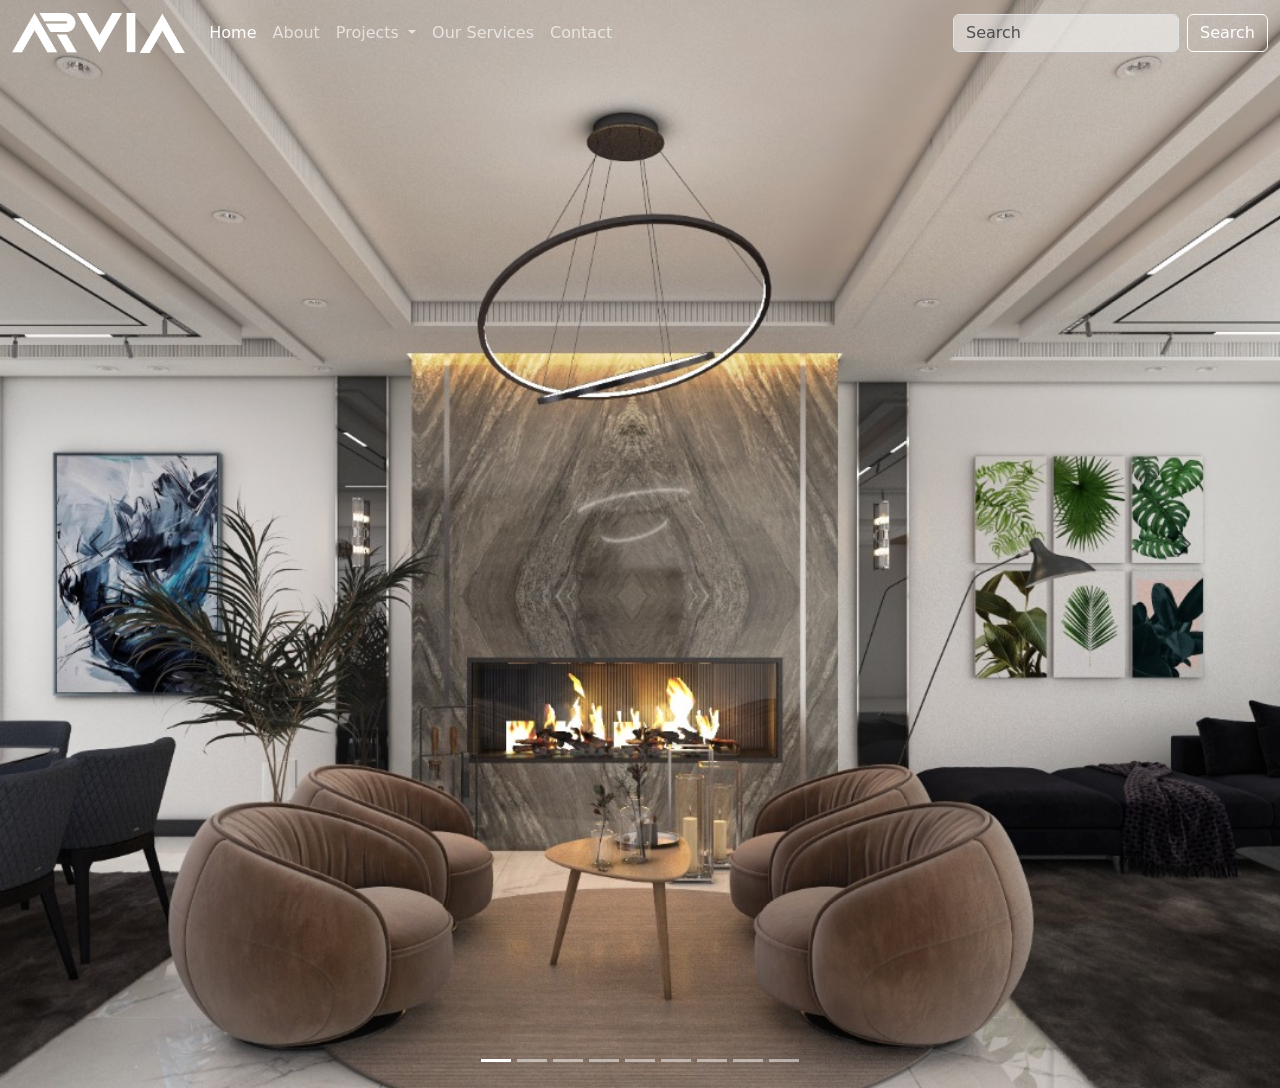
<file: index.html>
<!DOCTYPE html>
<html lang="en">
<head>
    <meta charset="UTF-8">
    <meta name="viewport" content="width=device-width, initial-scale=1.0">

    <title>Arvia</title>

    <!-- Bootstrap CSS -->
    <link href="https://cdn.jsdelivr.net/npm/bootstrap@5.3.3/dist/css/bootstrap.min.css" rel="stylesheet">

    <!-- Your CSS -->
    <link href="css/style.css" rel="stylesheet" type="text/css">
</head>

<body>

<section id="hero">

    <!-- Navbar -->
    <nav class="navbar navbar-expand-lg bg-body-tertiary">
        <div class="container-fluid">

            <a class="navbar-brand" href="#">
                <img src="images/ARVIA-Logo.png" alt="Logo" height="40">
            </a>

            <button class="navbar-toggler" type="button"
                data-bs-toggle="collapse"
                data-bs-target="#navbarScroll"
                aria-controls="navbarScroll"
                aria-expanded="false"
                aria-label="Toggle navigation">

                <span class="navbar-toggler-icon"></span>
            </button>

            <div class="collapse navbar-collapse" id="navbarScroll">

                <ul class="navbar-nav me-auto my-2 my-lg-0 navbar-nav-scroll"
                    style="--bs-scroll-height: 100px;">

                    <li class="nav-item">
                        <a class="nav-link active" aria-current="page" href="#index.html">
                            Home
                        </a>
                    </li>

                    <li class="nav-item">
                        <a class="nav-link" href="about.html">
                            About
                        </a>
                    </li>

                    <li class="nav-item dropdown">
                        <a class="nav-link dropdown-toggle"
                           href="#"
                           role="button"
                           data-bs-toggle="dropdown"
                           aria-expanded="false">

                            Projects
                        </a>

                        <ul class="dropdown-menu">
                            <li>
                                <a class="dropdown-item" href="kitchen.html">
                                    Kitchen
                                </a>
                            </li>

                            <li>
                                <a class="dropdown-item" href="closet.html">
                                    Closet
                                </a>
                            </li>

                            <li>
                                <hr class="dropdown-divider">
                            </li>

                            <li>
                                <a class="dropdown-item" href="#">
                                    a
                                </a>
                            </li>
                        </ul>
                    </li>

                    <li class="nav-item">
                        <a class="nav-link" href="services.html">
                            Our Services
                        </a>
                    </li>

                     <li class="nav-item">
                        <a class="nav-link" href="contact.html">
                            Contact
                        </a>
                    </li>

                </ul>

                <form class="d-flex" role="search">
                    <input class="form-control me-2"
                           type="search"
                           placeholder="Search"
                           aria-label="Search">

                    <button class="btn btn-outline-success" type="submit">
                        Search
                    </button>
                </form>

            </div>
        </div>
    </nav>

    <!-- Carousel -->
    <div id="carouselExampleDark" class="carousel carousel-dark slide" data-bs-ride="carousel">

        <!-- Indicators -->
        <div class="carousel-indicators">

            <button type="button"
                data-bs-target="#carouselExampleDark"
                data-bs-slide-to="0"
                class="active"
                aria-current="true"
                aria-label="Slide 1">
            </button>

            <button type="button"
                data-bs-target="#carouselExampleDark"
                data-bs-slide-to="1"
                aria-label="Slide 2">
            </button>

            <button type="button"
                data-bs-target="#carouselExampleDark"
                data-bs-slide-to="2"
                aria-label="Slide 3">
            </button>

            <button type="button"
                data-bs-target="#carouselExampleDark"
                data-bs-slide-to="3"
                aria-label="Slide 4">
            </button>

            <button type="button"
                data-bs-target="#carouselExampleDark"
                data-bs-slide-to="4"
                aria-label="Slide 5">
            </button>

            <button type="button"
                data-bs-target="#carouselExampleDark"
                data-bs-slide-to="5"
                aria-label="Slide 6">
            </button>

            <button type="button"
                data-bs-target="#carouselExampleDark"
                data-bs-slide-to="6"
                aria-label="Slide 7">
            </button>

            <button type="button"
                data-bs-target="#carouselExampleDark"
                data-bs-slide-to="7"
                aria-label="Slide 8">
            </button>

            <button type="button"
                data-bs-target="#carouselExampleDark"
                data-bs-slide-to="8"
                aria-label="Slide 9">
            </button>

        </div>

        <!-- Slides -->
        <div class="carousel-inner">

            <!-- Slide 1 -->
            <div class="carousel-item active" data-bs-interval="3000">
                <img src="images/chosen-1.jpeg" class="d-block w-100" alt="Slide 1">

            </div>

            <!-- Slide 2 -->
            <div class="carousel-item" data-bs-interval="3000">
                <img src="images/chosen-2.jpeg" class="d-block w-100" alt="Slide 2">

            </div>

            <!-- Slide 3 -->
            <div class="carousel-item" data-bs-interval="3000">
                <img src="images/chosen-3.png" class="d-block w-100" alt="Slide 3">

            </div>

            <!-- Slide 4 -->
            <div class="carousel-item" data-bs-interval="3000">
                <img src="images/chosen-4.jpeg" class="d-block w-100" alt="Slide 4">

            </div>

            <!-- Slide 5 -->
            <div class="carousel-item" data-bs-interval="3000">
                <img src="images/chosen-5.jpg" class="d-block w-100" alt="Slide 5">

            </div>

            <!-- Slide 6 -->
            <div class="carousel-item" data-bs-interval="3000">
                <img src="images/chosen-6.jpg" class="d-block w-100" alt="Slide 6">

            </div>

            <!-- Slide 7 -->
            <div class="carousel-item" data-bs-interval="3000">
                <img src="images/chosen-7.jpg" class="d-block w-100" alt="Slide 7">

            </div>

            <!-- Slide 8 -->
            <div class="carousel-item" data-bs-interval="3000">
                <img src="images/chosen-8.jpg" class="d-block w-100" alt="Slide 8">

            </div>

            <!-- Slide 9 -->
            <div class="carousel-item" data-bs-interval="3000">
                <img src="images/chosen-9.jpg" class="d-block w-100" alt="Slide 9">

            </div>

        </div>

        <!-- Previous Button -->
        <button class="carousel-control-prev"
            type="button"
            data-bs-target="#carouselExampleDark"
            data-bs-slide="prev">

            <span class="carousel-control-prev-icon" aria-hidden="true"></span>

            <span class="visually-hidden">
                Previous
            </span>
        </button>

        <!-- Next Button -->
        <button class="carousel-control-next"
            type="button"
            data-bs-target="#carouselExampleDark"
            data-bs-slide="next">

            <span class="carousel-control-next-icon" aria-hidden="true"></span>

            <span class="visually-hidden">
                Next
            </span>
        </button>

    </div>

</section>

<!-- Bootstrap JS -->
<script src="https://cdn.jsdelivr.net/npm/bootstrap@5.3.3/dist/js/bootstrap.bundle.min.js"></script>

</body>
</html>
</file>
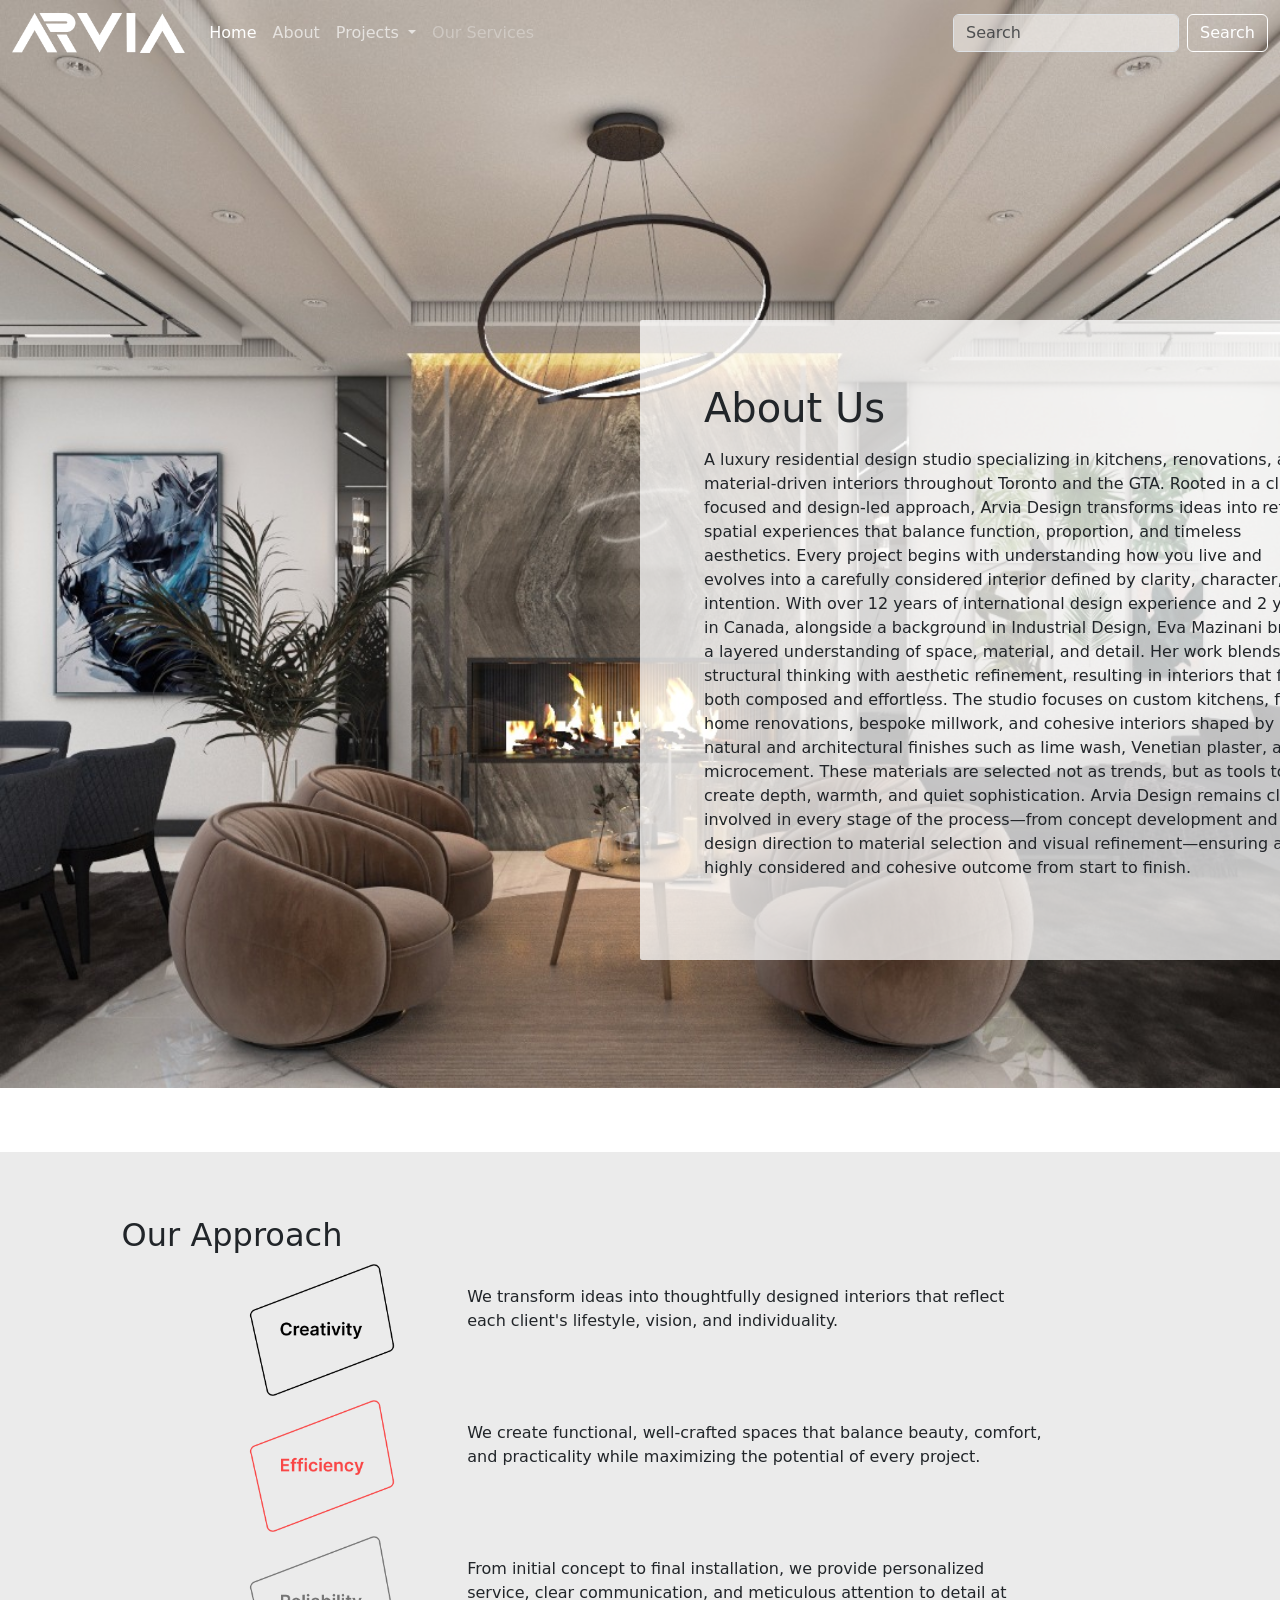
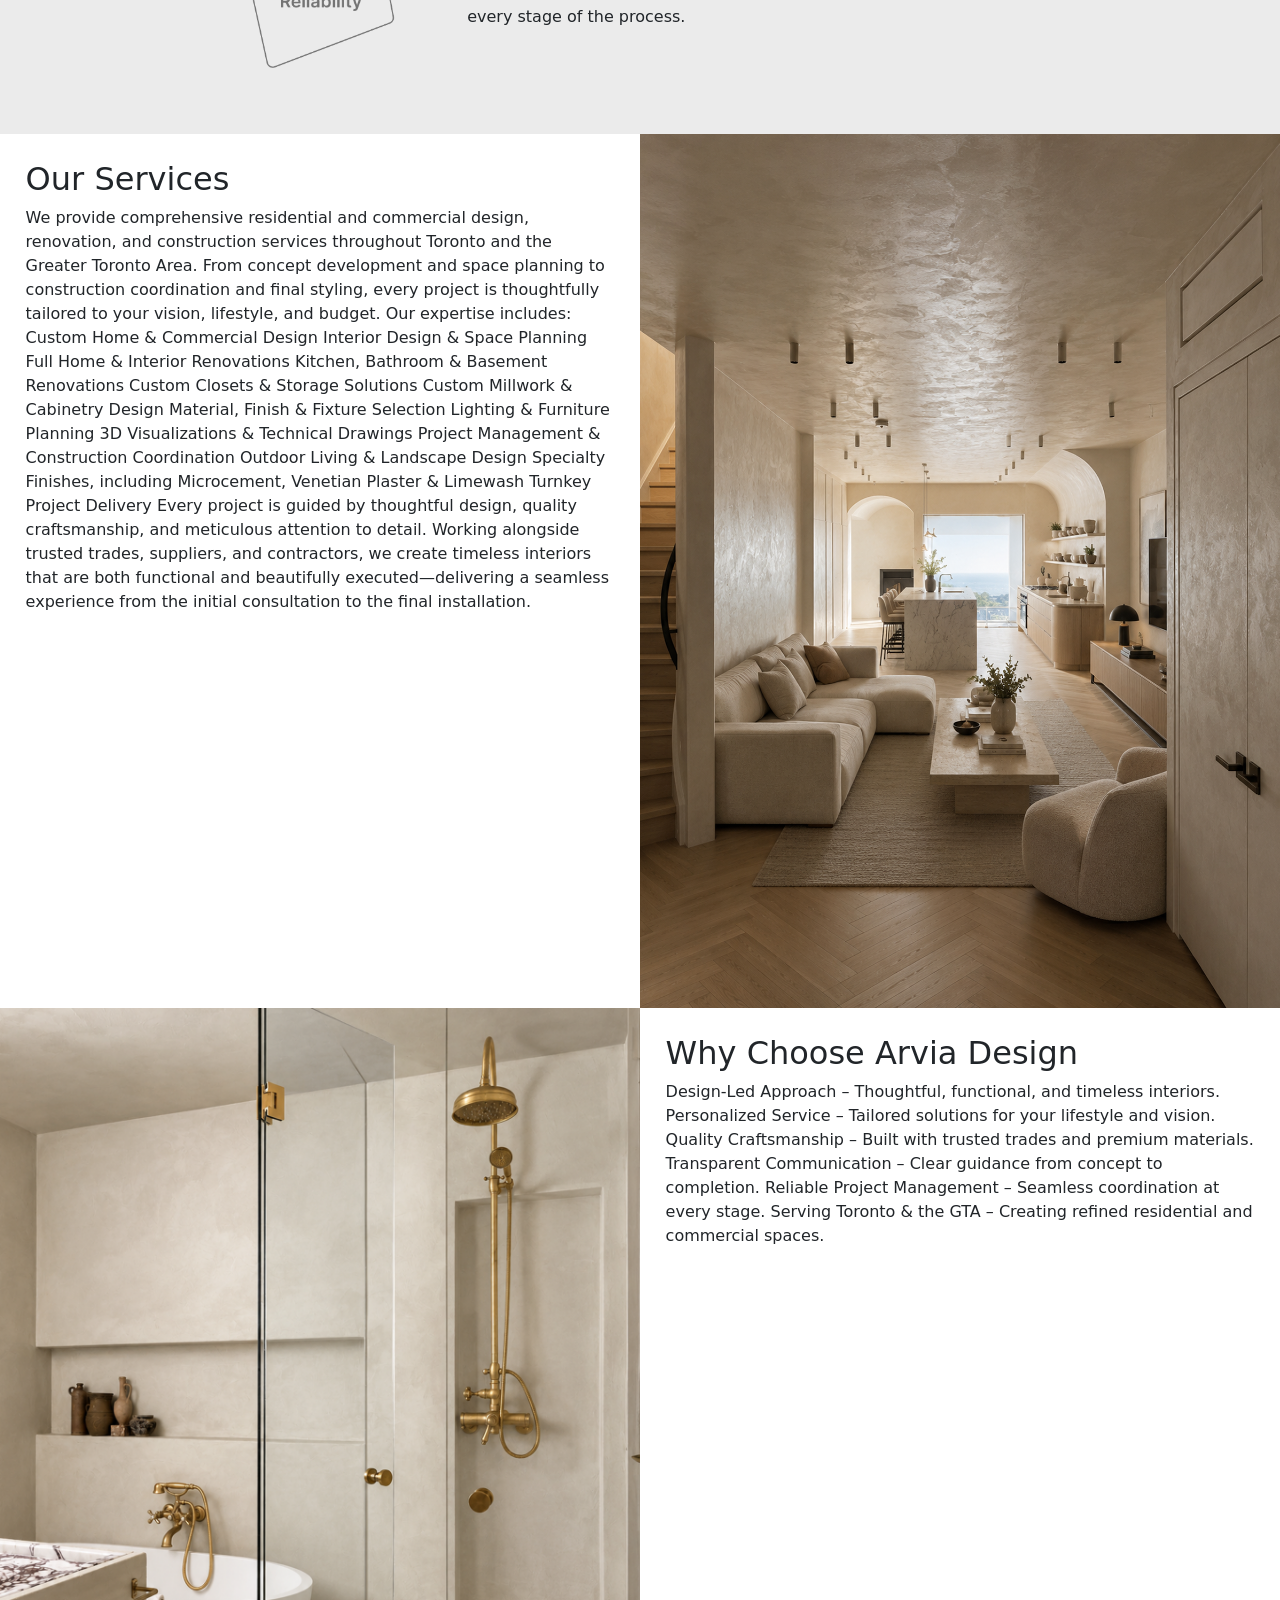
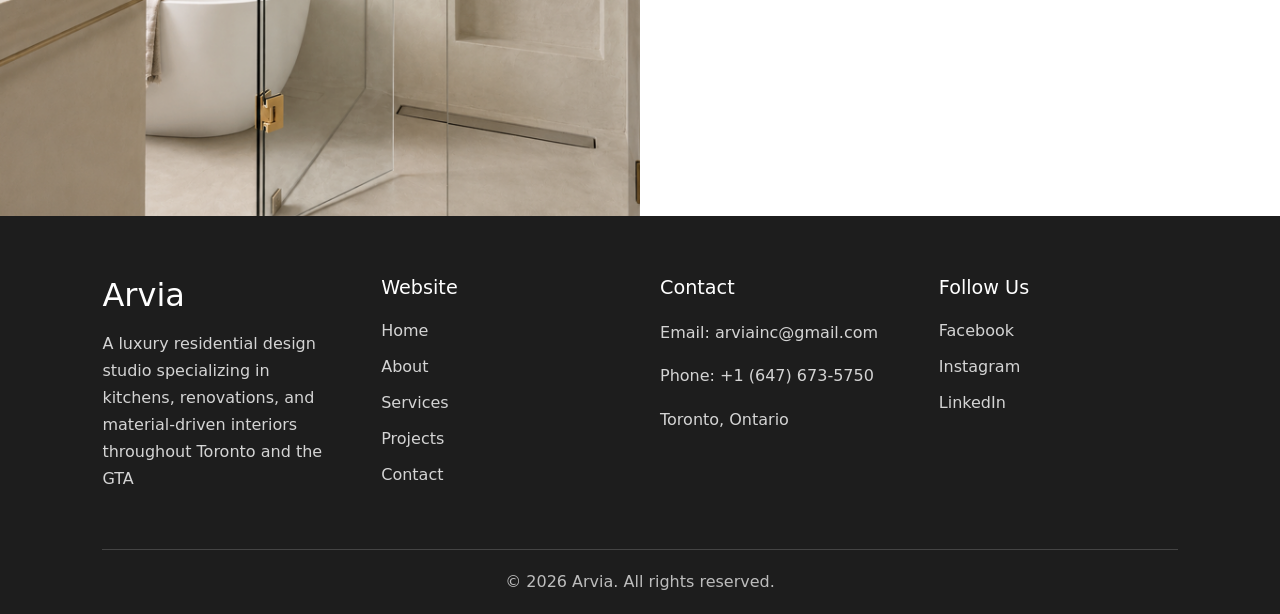
<file: about.html>
<!DOCTYPE html>
<html lang="en">
<head>
    <meta charset="UTF-8">
    <meta name="viewport" content="width=device-width, initial-scale=1.0">

    <title>Arvia</title>

    <!-- Bootstrap CSS -->
    <link href="https://cdn.jsdelivr.net/npm/bootstrap@5.3.3/dist/css/bootstrap.min.css" rel="stylesheet">

    <!-- Your CSS -->
    <link href="css/about-style.css" rel="stylesheet" type="text/css">
</head>

<body>

<section id="hero">

    <!-- Navbar -->
    <nav class="navbar navbar-expand-lg bg-body-tertiary">
        <div class="container-fluid">

            <a class="navbar-brand" href="#">
                <img src="images/ARVIA-Logo.png" alt="Logo" height="40">
            </a>

            <button class="navbar-toggler" type="button"
                data-bs-toggle="collapse"
                data-bs-target="#navbarScroll"
                aria-controls="navbarScroll"
                aria-expanded="false"
                aria-label="Toggle navigation">

                <span class="navbar-toggler-icon"></span>
            </button>

            <div class="collapse navbar-collapse" id="navbarScroll">

                <ul class="navbar-nav me-auto my-2 my-lg-0 navbar-nav-scroll"
                    style="--bs-scroll-height: 100px;">

                    <li class="nav-item">
                        <a class="nav-link active" aria-current="page" href="#">
                            Home
                        </a>
                    </li>

                    <li class="nav-item">
                        <a class="nav-link" href="#">
                            About
                        </a>
                    </li>

                    <li class="nav-item dropdown">
                        <a class="nav-link dropdown-toggle"
                           href="#"
                           role="button"
                           data-bs-toggle="dropdown"
                           aria-expanded="false">

                            Projects
                        </a>

                        <ul class="dropdown-menu">
                            <li>
                                <a class="dropdown-item" href="#">
                                    Action
                                </a>
                            </li>

                            <li>
                                <a class="dropdown-item" href="#">
                                    Another action
                                </a>
                            </li>

                            <li>
                                <hr class="dropdown-divider">
                            </li>

                            <li>
                                <a class="dropdown-item" href="#">
                                    Something else here
                                </a>
                            </li>
                        </ul>
                    </li>

                    <li class="nav-item">
                        <a class="nav-link disabled" aria-disabled="true">
                            Our Services
                        </a>
                    </li>

                </ul>

                <form class="d-flex" role="search">
                    <input class="form-control me-2"
                           type="search"
                           placeholder="Search"
                           aria-label="Search">

                    <button class="btn btn-outline-success" type="submit">
                        Search
                    </button>
                </form>

            </div>
        </div>
    </nav>

    <!-- Carousel -->
    <div id="carouselExampleDark" class="carousel carousel-dark slide">

        <!-- Indicators -->
        <div class="carousel-indicators">

        </div>

        <!-- Slides -->
        <div class="carousel-inner">

            <!-- Slide 1 -->
            <div class="carousel-item active" data-bs-interval="3000">
                <img src="images/chosen-1.jpeg" class="d-block w-100">
            </div>

            <div class="filter">
                <h1> About Us </h1>
                <P>
                <P>
                    A luxury residential design studio specializing in kitchens, renovations, and material-driven interiors throughout Toronto and the GTA.
                    Rooted in a client-focused and design-led approach, Arvia Design transforms ideas into refined spatial experiences that balance function, proportion, and timeless aesthetics. Every project begins with understanding how you live and evolves into a carefully considered interior defined by clarity, character, and intention.
                    With over 12 years of international design experience and 2 years in Canada, alongside a background in Industrial Design, Eva Mazinani brings a layered understanding of space, material, and detail. Her work blends structural thinking with aesthetic refinement, resulting in interiors that feel both composed and effortless.
                    The studio focuses on custom kitchens, full-home renovations, bespoke millwork, and cohesive interiors shaped by natural and architectural finishes such as lime wash, Venetian plaster, and microcement. These materials are selected not as trends, but as tools to create depth, warmth, and quiet sophistication.
                    Arvia Design remains closely involved in every stage of the process—from concept development and design direction to material selection and visual refinement—ensuring a highly considered and cohesive outcome from start to finish.
                </P>
            </div>

        </div>
        <div class="approach-div">
            <h2> Our Approach </h2>
            <div class="appr">
                <img src="images/creativity.png" class="appr-img" />
                <p>
                    We transform ideas into thoughtfully designed interiors that reflect each client's lifestyle, vision, and individuality.
                </p>
            </div>
            <div class="appr">
                <img src="images/efficiency.png" class="appr-img" />
                <p>
                    We create functional, well-crafted spaces that balance beauty, comfort, and practicality while maximizing the potential of every project.
                </p>
            </div>
            <div class="appr">
                <img src="images/reliability.png" class="appr-img" />
                <p>
                    From initial concept to final installation, we provide personalized service, clear communication, and meticulous attention to detail at every stage of the process.
                </p>
            </div>
        </div>
         <div class="aboutBody-div">
            <div class="div-text">
                <h2> Our Services </h2>
                <p>
                    We provide comprehensive residential and commercial design, renovation, and construction services throughout Toronto and the Greater Toronto Area. From concept development and space planning to construction coordination and final styling, every project is thoughtfully tailored to your vision, lifestyle, and budget.
                    Our expertise includes:
                    Custom Home & Commercial Design
                    Interior Design & Space Planning
                    Full Home & Interior Renovations
                    Kitchen, Bathroom & Basement Renovations
                    Custom Closets & Storage Solutions
                    Custom Millwork & Cabinetry Design
                    Material, Finish & Fixture Selection
                    Lighting & Furniture Planning
                    3D Visualizations & Technical Drawings
                    Project Management & Construction Coordination
                    Outdoor Living & Landscape Design
                    Specialty Finishes, including Microcement, Venetian Plaster & Limewash
                    Turnkey Project Delivery
                    Every project is guided by thoughtful design, quality craftsmanship, and meticulous attention to detail. Working alongside trusted trades, suppliers, and contractors, we create timeless interiors that are both functional and beautifully executed—delivering a seamless experience from the initial consultation to the final installation.
                </p>
            </div>
            <img src="images/service.png" />
        </div>
            <div>
            <div class="aboutBody-div">
            <img src="images/design.png" />
            <div class="div-text">
                    <h2> Why Choose Arvia Design </h2>
                    <p>
                        Design-Led Approach – Thoughtful, functional, and timeless interiors.
                        Personalized Service – Tailored solutions for your lifestyle and vision.
                        Quality Craftsmanship – Built with trusted trades and premium materials.
                        Transparent Communication – Clear guidance from concept to completion.
                        Reliable Project Management – Seamless coordination at every stage.
                        Serving Toronto & the GTA – Creating refined residential and commercial spaces.
                    </p>
                </div>
            </div>
        </div>
    </div>

</section>

<footer class="footer">
    <div class="footer-container">

        <!-- Logo -->
        <div class="footer-section">
            <h2 class="footer-logo">Arvia</h2>
            <p>
                A luxury residential design studio specializing in kitchens, renovations, and material-driven interiors throughout Toronto and the GTA
            </p>
        </div>

        <!-- Website Links -->
        <div class="footer-section">
            <h3>Website</h3>

            <ul>
                <li><a href="#">Home</a></li>
                <li><a href="#">About</a></li>
                <li><a href="#">Services</a></li>
                <li><a href="#">Projects</a></li>
                <li><a href="#">Contact</a></li>
            </ul>
        </div>

        <!-- Contact -->
        <div class="footer-section">
            <h3>Contact</h3>

            <p>Email: arviainc@gmail.com</p>
            <p>Phone: +1 (647) 673-5750</p>
            <p>Toronto, Ontario</p>
        </div>

        <!-- Social -->
        <div class="footer-section">
            <h3>Follow Us</h3>

            <div class="social-links">
                <a href="#">Facebook</a>
                <a href="#">Instagram</a>
                <a href="#">LinkedIn</a>
            </div>
        </div>

    </div>

    <div class="footer-bottom">
        © 2026 Arvia. All rights reserved.
    </div>
</footer>

<!-- Bootstrap JS -->
<script src="https://cdn.jsdelivr.net/npm/bootstrap@5.3.3/dist/js/bootstrap.bundle.min.js"></script>

</body>
</html>
</file>
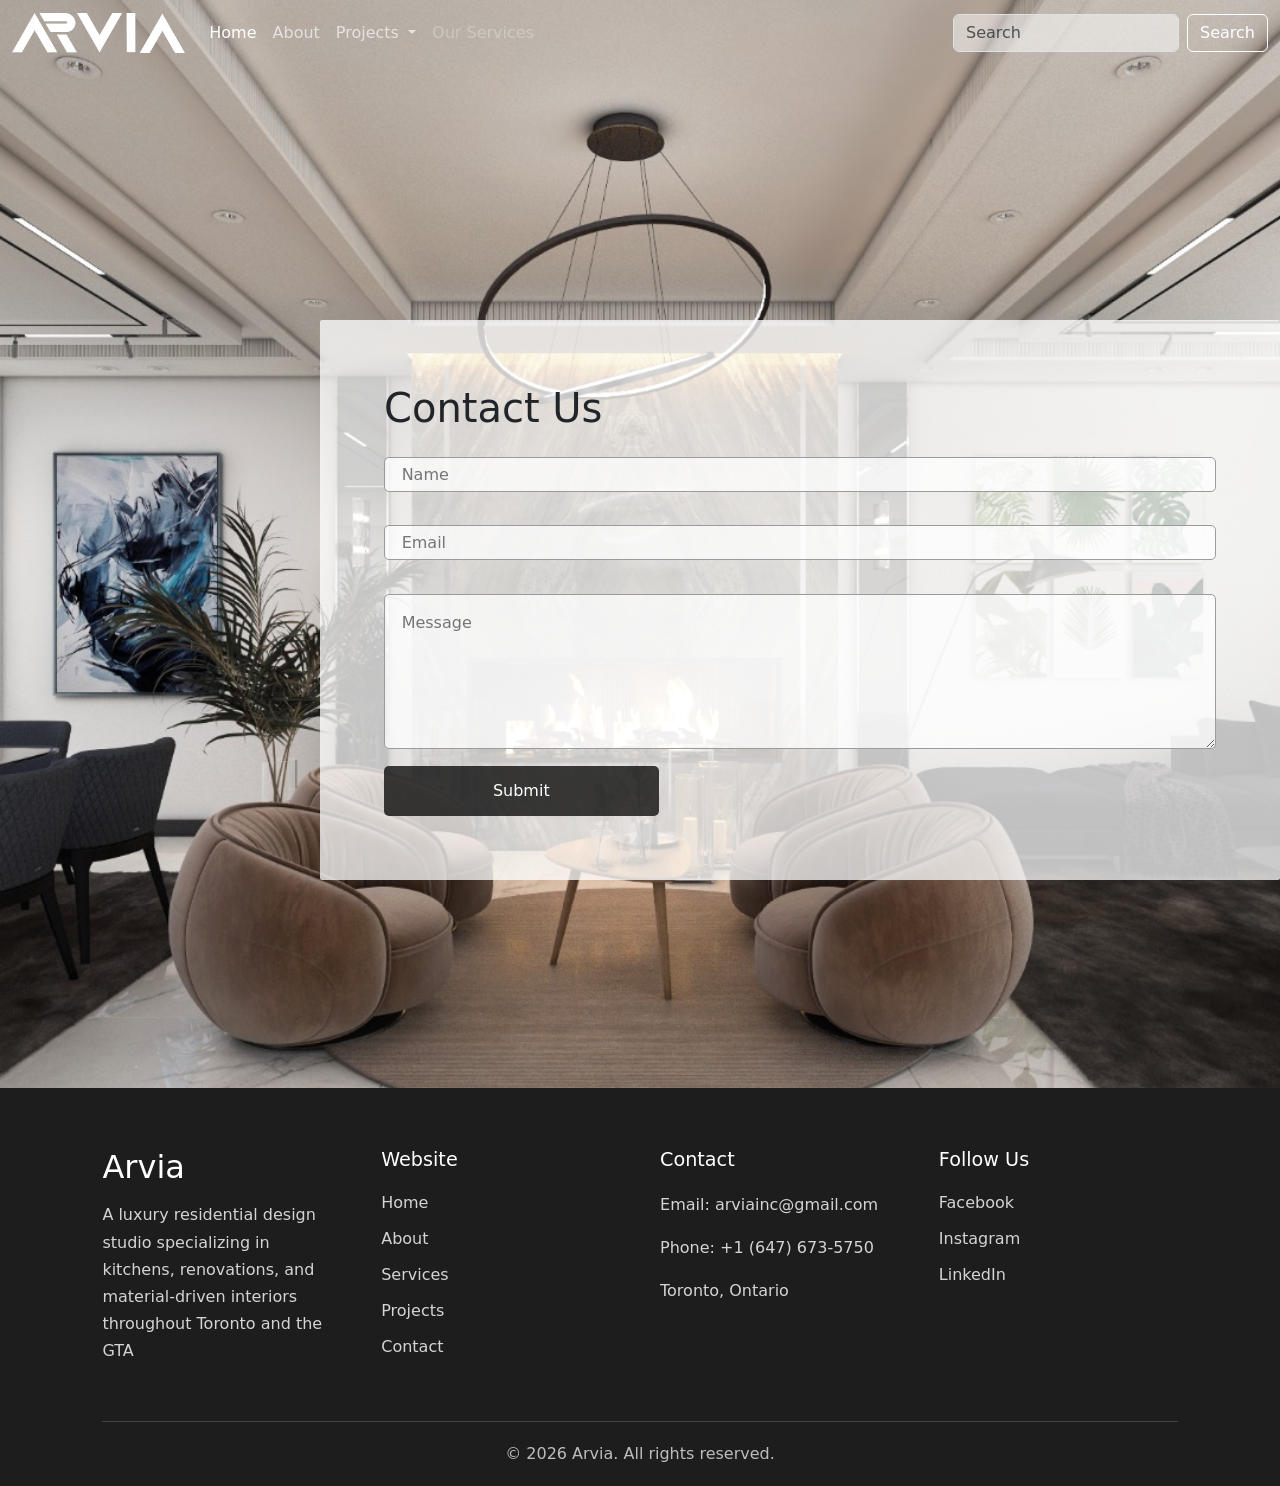
<file: contact.html>
<!DOCTYPE html>
<html lang="en">
<head>
    <meta charset="UTF-8">
    <meta name="viewport" content="width=device-width, initial-scale=1.0">

    <title>Arvia</title>

    <!-- Bootstrap CSS -->
    <link href="https://cdn.jsdelivr.net/npm/bootstrap@5.3.3/dist/css/bootstrap.min.css" rel="stylesheet">

    <!-- Your CSS -->
    <link href="css/contact-style.css" rel="stylesheet" type="text/css">
</head>

<body>

<section id="hero">

    <!-- Navbar -->
    <nav class="navbar navbar-expand-lg bg-body-tertiary">
        <div class="container-fluid">

            <a class="navbar-brand" href="#">
                <img src="images/ARVIA-Logo.png" alt="Logo" height="40">
            </a>

            <button class="navbar-toggler" type="button"
                data-bs-toggle="collapse"
                data-bs-target="#navbarScroll"
                aria-controls="navbarScroll"
                aria-expanded="false"
                aria-label="Toggle navigation">

                <span class="navbar-toggler-icon"></span>
            </button>

            <div class="collapse navbar-collapse" id="navbarScroll">

                <ul class="navbar-nav me-auto my-2 my-lg-0 navbar-nav-scroll"
                    style="--bs-scroll-height: 100px;">

                    <li class="nav-item">
                        <a class="nav-link active" aria-current="page" href="#">
                            Home
                        </a>
                    </li>

                    <li class="nav-item">
                        <a class="nav-link" href="#">
                            About
                        </a>
                    </li>

                    <li class="nav-item dropdown">
                        <a class="nav-link dropdown-toggle"
                           href="#"
                           role="button"
                           data-bs-toggle="dropdown"
                           aria-expanded="false">

                            Projects
                        </a>

                        <ul class="dropdown-menu">
                            <li>
                                <a class="dropdown-item" href="#">
                                    Action
                                </a>
                            </li>

                            <li>
                                <a class="dropdown-item" href="#">
                                    Another action
                                </a>
                            </li>

                            <li>
                                <hr class="dropdown-divider">
                            </li>

                            <li>
                                <a class="dropdown-item" href="#">
                                    Something else here
                                </a>
                            </li>
                        </ul>
                    </li>

                    <li class="nav-item">
                        <a class="nav-link disabled" aria-disabled="true">
                            Our Services
                        </a>
                    </li>

                </ul>

                <form class="d-flex" role="search">
                    <input class="form-control me-2"
                           type="search"
                           placeholder="Search"
                           aria-label="Search">

                    <button class="btn btn-outline-success" type="submit">
                        Search
                    </button>
                </form>

            </div>
        </div>
    </nav>

    <!-- Carousel -->
    <div id="carouselExampleDark" class="carousel carousel-dark slide">

        <!-- Indicators -->
        <div class="carousel-indicators">

        </div>

        <!-- Slides -->
        <div class="carousel-inner">

            <!-- Slide 1 -->
            <div class="carousel-item active" data-bs-interval="3000">
                <img src="images/chosen-1.jpeg" class="d-block w-100" alt="Slide 1">
            </div>

            <div class="filter">
                <h1> Contact Us </h1>
                <form action="#" method="post" id="form-contact">
                    <input type="text" id="name" class="fill" name="name" required placeholder="Name">
                    <input type="email" id="email" class="fill" name="email" required placeholder="Email">
                    <textarea id="message" class="fill" name="message" rows="5" required placeholder="Message"></textarea>
                    <button id="submit" type="submit">Submit</button>
                </form>
            </div>

        </div>

    </div>

</section>

<footer class="footer">
    <div class="footer-container">

        <!-- Logo -->
        <div class="footer-section">
            <h2 class="footer-logo">Arvia</h2>
            <p>
                A luxury residential design studio specializing in kitchens, renovations, and material-driven interiors throughout Toronto and the GTA
            </p>
        </div>

        <!-- Website Links -->
        <div class="footer-section">
            <h3>Website</h3>

            <ul>
                <li><a href="#">Home</a></li>
                <li><a href="#">About</a></li>
                <li><a href="#">Services</a></li>
                <li><a href="#">Projects</a></li>
                <li><a href="#">Contact</a></li>
            </ul>
        </div>

        <!-- Contact -->
        <div class="footer-section">
            <h3>Contact</h3>

            <p>Email: arviainc@gmail.com</p>
            <p>Phone: +1 (647) 673-5750</p>
            <p>Toronto, Ontario</p>
        </div>

        <!-- Social -->
        <div class="footer-section">
            <h3>Follow Us</h3>

            <div class="social-links">
                <a href="#">Facebook</a>
                <a href="#">Instagram</a>
                <a href="#">LinkedIn</a>
            </div>
        </div>

    </div>

    <div class="footer-bottom">
        © 2026 Arvia. All rights reserved.
    </div>
</footer>

<!-- Bootstrap JS -->
<script src="https://cdn.jsdelivr.net/npm/bootstrap@5.3.3/dist/js/bootstrap.bundle.min.js"></script>

</body>
</html>
</file>
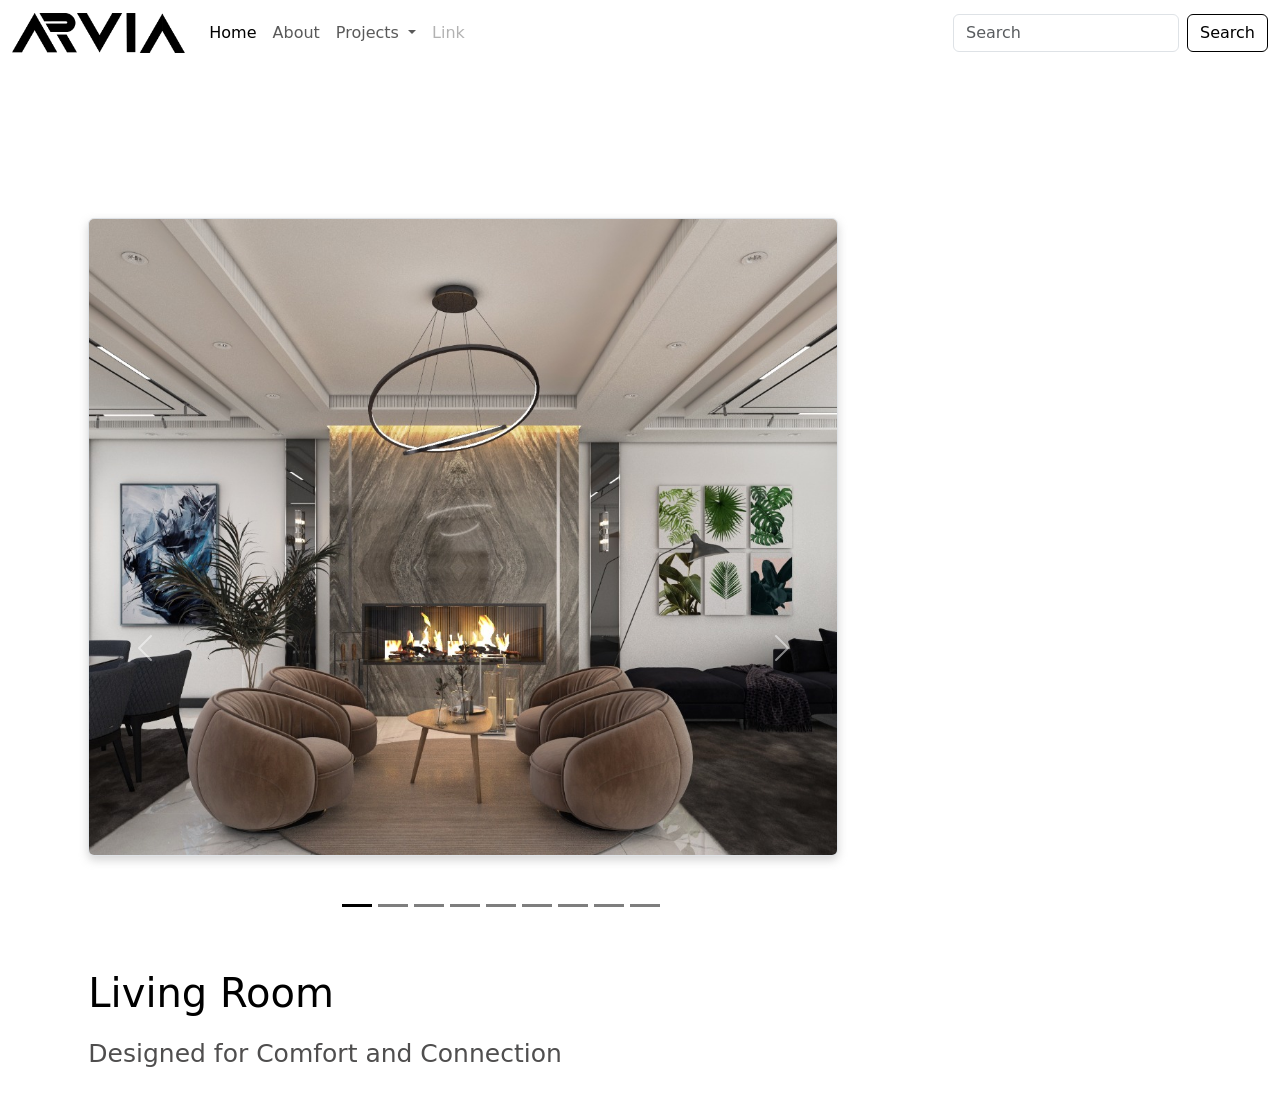
<file: Livingroom.html>
<!DOCTYPE html>
<html lang="en">
<head>
    <meta charset="UTF-8">
    <meta name="viewport" content="width=device-width, initial-scale=1.0">

    <title>Arvia</title>

    <!-- Bootstrap CSS -->
    <link href="https://cdn.jsdelivr.net/npm/bootstrap@5.3.3/dist/css/bootstrap.min.css" rel="stylesheet">

    <!-- Your CSS -->
    <link href="css/style-projects.css" rel="stylesheet" type="text/css">
</head>

<body>

<section id="hero">

    <!-- Navbar -->
    <nav class="navbar navbar-expand-lg bg-body-tertiary">
        <div class="container-fluid">

            <a class="navbar-brand" href="#">
                <img src="images/ArviaBlack-Logo.png" alt="Logo" height="40">
            </a>

            <button class="navbar-toggler" type="button"
                data-bs-toggle="collapse"
                data-bs-target="#navbarScroll"
                aria-controls="navbarScroll"
                aria-expanded="false"
                aria-label="Toggle navigation">

                <span class="navbar-toggler-icon"></span>
            </button>

            <div class="collapse navbar-collapse" id="navbarScroll">

                <ul class="navbar-nav me-auto my-2 my-lg-0 navbar-nav-scroll"
                    style="--bs-scroll-height: 100px;">

                    <li class="nav-item">
                        <a class="nav-link active" aria-current="page" href="#">
                            Home
                        </a>
                    </li>

                    <li class="nav-item">
                        <a class="nav-link" href="#">
                            About
                        </a>
                    </li>

                    <li class="nav-item dropdown">
                        <a class="nav-link dropdown-toggle"
                           href="#"
                           role="button"
                           data-bs-toggle="dropdown"
                           aria-expanded="false">

                            Projects
                        </a>

                        <ul class="dropdown-menu">
                            <li>
                                <a class="dropdown-item" href="#">
                                    Action
                                </a>
                            </li>

                            <li>
                                <a class="dropdown-item" href="#">
                                    Another action
                                </a>
                            </li>

                            <li>
                                <hr class="dropdown-divider">
                            </li>

                            <li>
                                <a class="dropdown-item" href="#">
                                    Something else here
                                </a>
                            </li>
                        </ul>
                    </li>

                    <li class="nav-item">
                        <a class="nav-link disabled" aria-disabled="true">
                            Link
                        </a>
                    </li>

                </ul>

                <form class="d-flex" role="search">
                    <input class="form-control me-2"
                           type="search"
                           placeholder="Search"
                           aria-label="Search">

                    <button class="btn btn-outline-success" type="submit">
                        Search
                    </button>
                </form>

            </div>
        </div>
    </nav>

<div id="projects-show" class="projects">

  <div class="container-show">

    <div class="img-box projectPhoto-box">
                <!-- Previous Button -->
        <button class="carousel-control-prev"
            type="button"
            data-bs-target="#carouselExampleDark"
            data-bs-slide="prev">

            <span class="carousel-control-prev-icon" aria-hidden="true"></span>

            <span class="visually-hidden">
                Previous
            </span>
        </button>

      <img src="images/chosen-1.jpeg" class="img-thumbnail" alt="...">

        <!-- Next Button -->
        <button class="carousel-control-next"
            type="button"
            data-bs-target="#carouselExampleDark"
            data-bs-slide="next">

            <span class="carousel-control-next-icon" aria-hidden="true"></span>

            <span class="visually-hidden">
                Next
            </span>
        </button>
              <!-- Indicators -->
        <div class="carousel-indicators">

            <button type="button"
                data-bs-target="#carouselExampleDark"
                data-bs-slide-to="0"
                class="active"
                aria-current="true"
                aria-label="Slide 1">
            </button>

            <button type="button"
                data-bs-target="#carouselExampleDark"
                data-bs-slide-to="1"
                aria-label="Slide 2">
            </button>

            <button type="button"
                data-bs-target="#carouselExampleDark"
                data-bs-slide-to="2"
                aria-label="Slide 3">
            </button>

            <button type="button"
                data-bs-target="#carouselExampleDark"
                data-bs-slide-to="3"
                aria-label="Slide 4">
            </button>

            <button type="button"
                data-bs-target="#carouselExampleDark"
                data-bs-slide-to="4"
                aria-label="Slide 5">
            </button>

            <button type="button"
                data-bs-target="#carouselExampleDark"
                data-bs-slide-to="5"
                aria-label="Slide 6">
            </button>

            <button type="button"
                data-bs-target="#carouselExampleDark"
                data-bs-slide-to="6"
                aria-label="Slide 7">
            </button>

            <button type="button"
                data-bs-target="#carouselExampleDark"
                data-bs-slide-to="7"
                aria-label="Slide 8">
            </button>

            <button type="button"
                data-bs-target="#carouselExampleDark"
                data-bs-slide-to="8"
                aria-label="Slide 9">
            </button>
        </div>
        
      <div class="text">
        <h3 class="title-Card" > Living Room </h3>
        <h5 class="subtitle-Card"> Designed for Comfort and Connection  </h5>
      </div> 
    </div>

  </div>

</div>

</section>

<!-- Bootstrap JS -->
<script src="https://cdn.jsdelivr.net/npm/bootstrap@5.3.3/dist/js/bootstrap.bundle.min.js"></script>

</body>
</html>
</file>
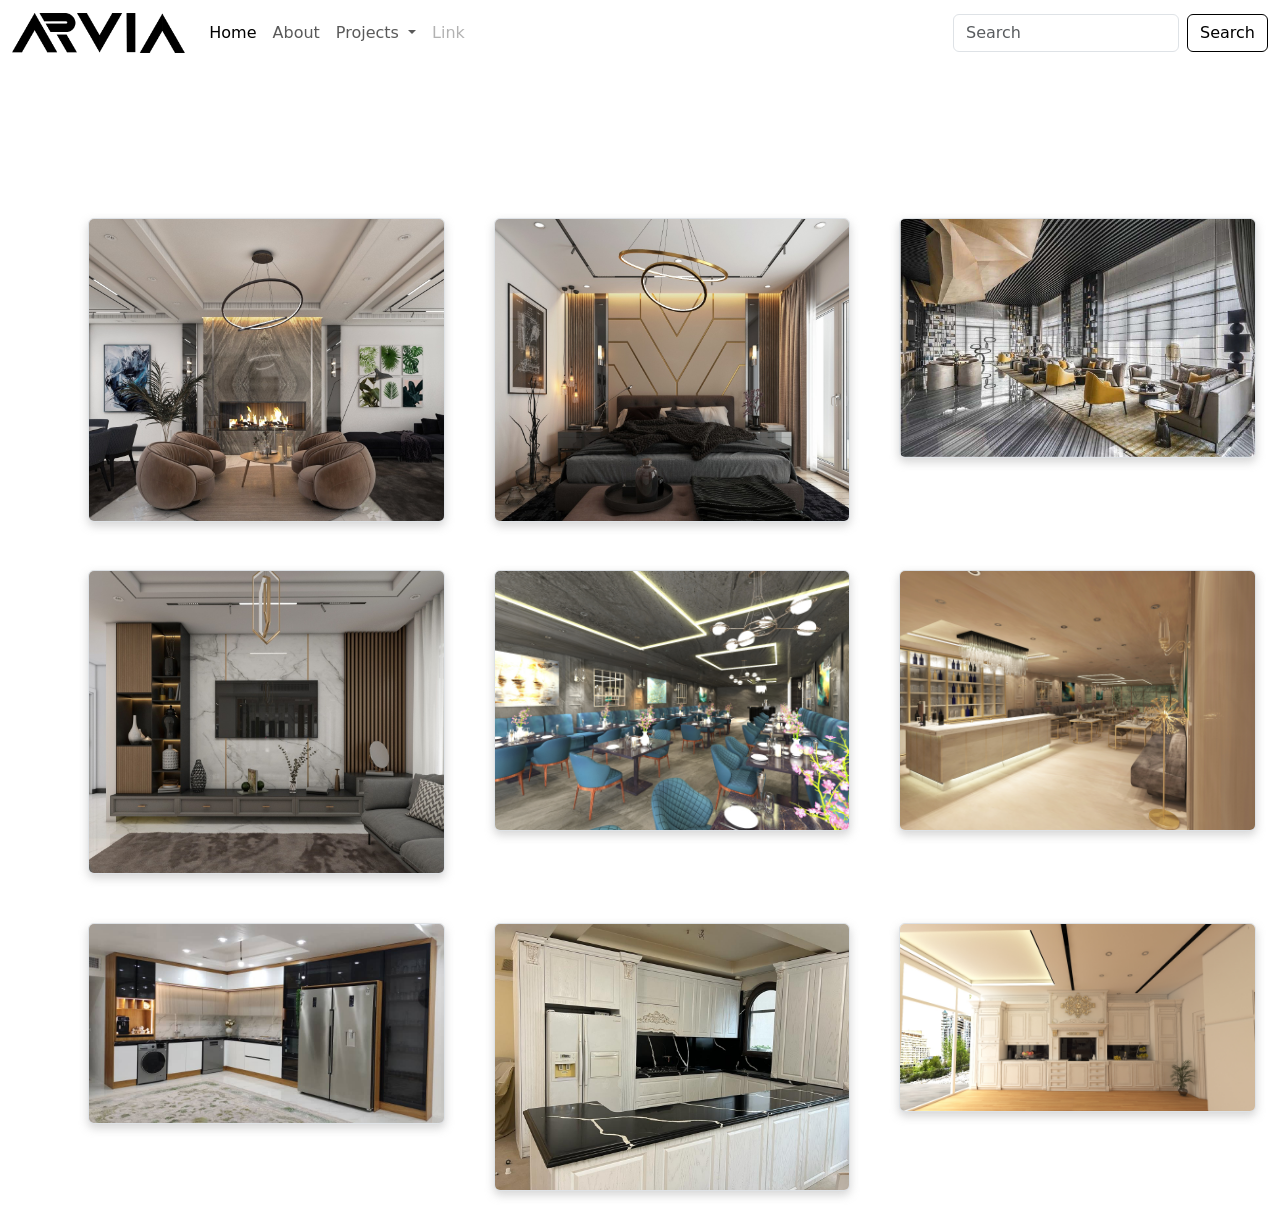
<file: projects.html>
<!DOCTYPE html>
<html lang="en">
<head>
    <meta charset="UTF-8">
    <meta name="viewport" content="width=device-width, initial-scale=1.0">

    <title>Arvia</title>

    <!-- Bootstrap CSS -->
    <link href="https://cdn.jsdelivr.net/npm/bootstrap@5.3.3/dist/css/bootstrap.min.css" rel="stylesheet">

    <!-- Your CSS -->
    <link href="css/style-projects.css" rel="stylesheet" type="text/css">
</head>

<body>

<section id="hero">

    <!-- Navbar -->
    <nav class="navbar navbar-expand-lg bg-body-tertiary">
        <div class="container-fluid">

            <a class="navbar-brand" href="#">
                <img src="images/ArviaBlack-Logo.png" alt="Logo" height="40">
            </a>

            <button class="navbar-toggler" type="button"
                data-bs-toggle="collapse"
                data-bs-target="#navbarScroll"
                aria-controls="navbarScroll"
                aria-expanded="false"
                aria-label="Toggle navigation">

                <span class="navbar-toggler-icon"></span>
            </button>

            <div class="collapse navbar-collapse" id="navbarScroll">

                <ul class="navbar-nav me-auto my-2 my-lg-0 navbar-nav-scroll"
                    style="--bs-scroll-height: 100px;">

                    <li class="nav-item">
                        <a class="nav-link active" aria-current="page" href="#">
                            Home
                        </a>
                    </li>

                    <li class="nav-item">
                        <a class="nav-link" href="#">
                            About
                        </a>
                    </li>

                    <li class="nav-item dropdown">
                        <a class="nav-link dropdown-toggle"
                           href="#"
                           role="button"
                           data-bs-toggle="dropdown"
                           aria-expanded="false">

                            Projects
                        </a>

                        <ul class="dropdown-menu">
                            <li>
                                <a class="dropdown-item" href="#">
                                    Action
                                </a>
                            </li>

                            <li>
                                <a class="dropdown-item" href="#">
                                    Another action
                                </a>
                            </li>

                            <li>
                                <hr class="dropdown-divider">
                            </li>

                            <li>
                                <a class="dropdown-item" href="#">
                                    Something else here
                                </a>
                            </li>
                        </ul>
                    </li>

                    <li class="nav-item">
                        <a class="nav-link disabled" aria-disabled="true">
                            Link
                        </a>
                    </li>

                </ul>

                <form class="d-flex" role="search">
                    <input class="form-control me-2"
                           type="search"
                           placeholder="Search"
                           aria-label="Search">

                    <button class="btn btn-outline-success" type="submit">
                        Search
                    </button>
                </form>

            </div>
        </div>
    </nav>

<div id="projects-show" class="projects">

  <div class="container-show">

    <div class="img-box">
      <img src="images/chosen-1.jpeg" class="img-thumbnail" alt="...">
      <div class="overlay"> 
        <h3 class="title-Card" > Living Room </h3>
        <h5 class="subtitle-Card"> Designed for Comfort and Connection  </h5>
      </div>
    </div>

    <div class="img-box">
      <img src="images/chosen-2.jpeg" class="img-thumbnail" alt="...">
      <div class="overlay"> 
        <h3 class="title-Card" > Bedroom </h3>
        <h5 class="subtitle-Card"> A Space for Rest and Renewal </h5>
      </div>
    </div>

    <div class="img-box">
      <img src="images/chosen-3.png" class="img-thumbnail" alt="...">
      <div class="overlay">
        <h3 class="title-Card" > Modern Interior Design </h3>
        <h5 class="subtitle-Card"> Contemporary Spaces, Timeless Appeal </h5>
      </div>
    </div>

  </div>

  <div class="container-show">

    <div class="img-box">
      <img src="images/chosen-4.jpeg" class="img-thumbnail" alt="...">
      <div class="overlay"> 
        <h3 class="title-Card" > Home Interior Design  </h3>
        <h5 class="subtitle-Card"> Thoughtfully Crafted for Everyday Living </h5>
      </div>
    </div>

    <div class="img-box">
      <img src="images/chosen-5.jpg" class="img-thumbnail" alt="...">
      <div class="overlay">
        <h3 class="title-Card" > Restaurant  </h3>
        <h5 class="subtitle-Card"> Creating Memorable Dining Experiences </h5>
      </div>
    </div>

    <div class="img-box">
      <img src="images/chosen-6.jpg" class="img-thumbnail" alt="...">
      <div class="overlay">
        <h3 class="title-Card" > Cafe  </h3>
        <h5 class="subtitle-Card"> Where Comfort Meets Conversation </h5>
      </div>
    </div>

  </div>

  <div class="container-show">

    <div class="img-box">
      <img src="images/chosen-7.jpg" class="img-thumbnail" alt="...">
      <div class="overlay">
        <h3 class="title-Card" > Modern Kitchen  </h3>
        <h5 class="subtitle-Card"> Smart Design for Modern Living </h5>  
      </div>
    </div>

    <div class="img-box">
      <img src="images/chosen-8.jpg" class="img-thumbnail" alt="...">
      <div class="overlay">
        <h3 class="title-Card" > Classic Kitchen </h3>
        <h5 class="subtitle-Card"> Timeless Elegance in Every Detail </h5>
      </div>
    </div>

    <div class="img-box">
      <img src="images/chosen-9.jpg" class="img-thumbnail" alt="...">
      <div class="overlay">
        <h3 class="title-Card" > Commercial </h3>
        <h5 class="subtitle-Card"> Professional Spaces That Inspire Success </h5> 
     </div>
    </div>

  </div>

</div>

</section>

<!-- Bootstrap JS -->
<script src="https://cdn.jsdelivr.net/npm/bootstrap@5.3.3/dist/js/bootstrap.bundle.min.js"></script>

</body>
</html>
</file>
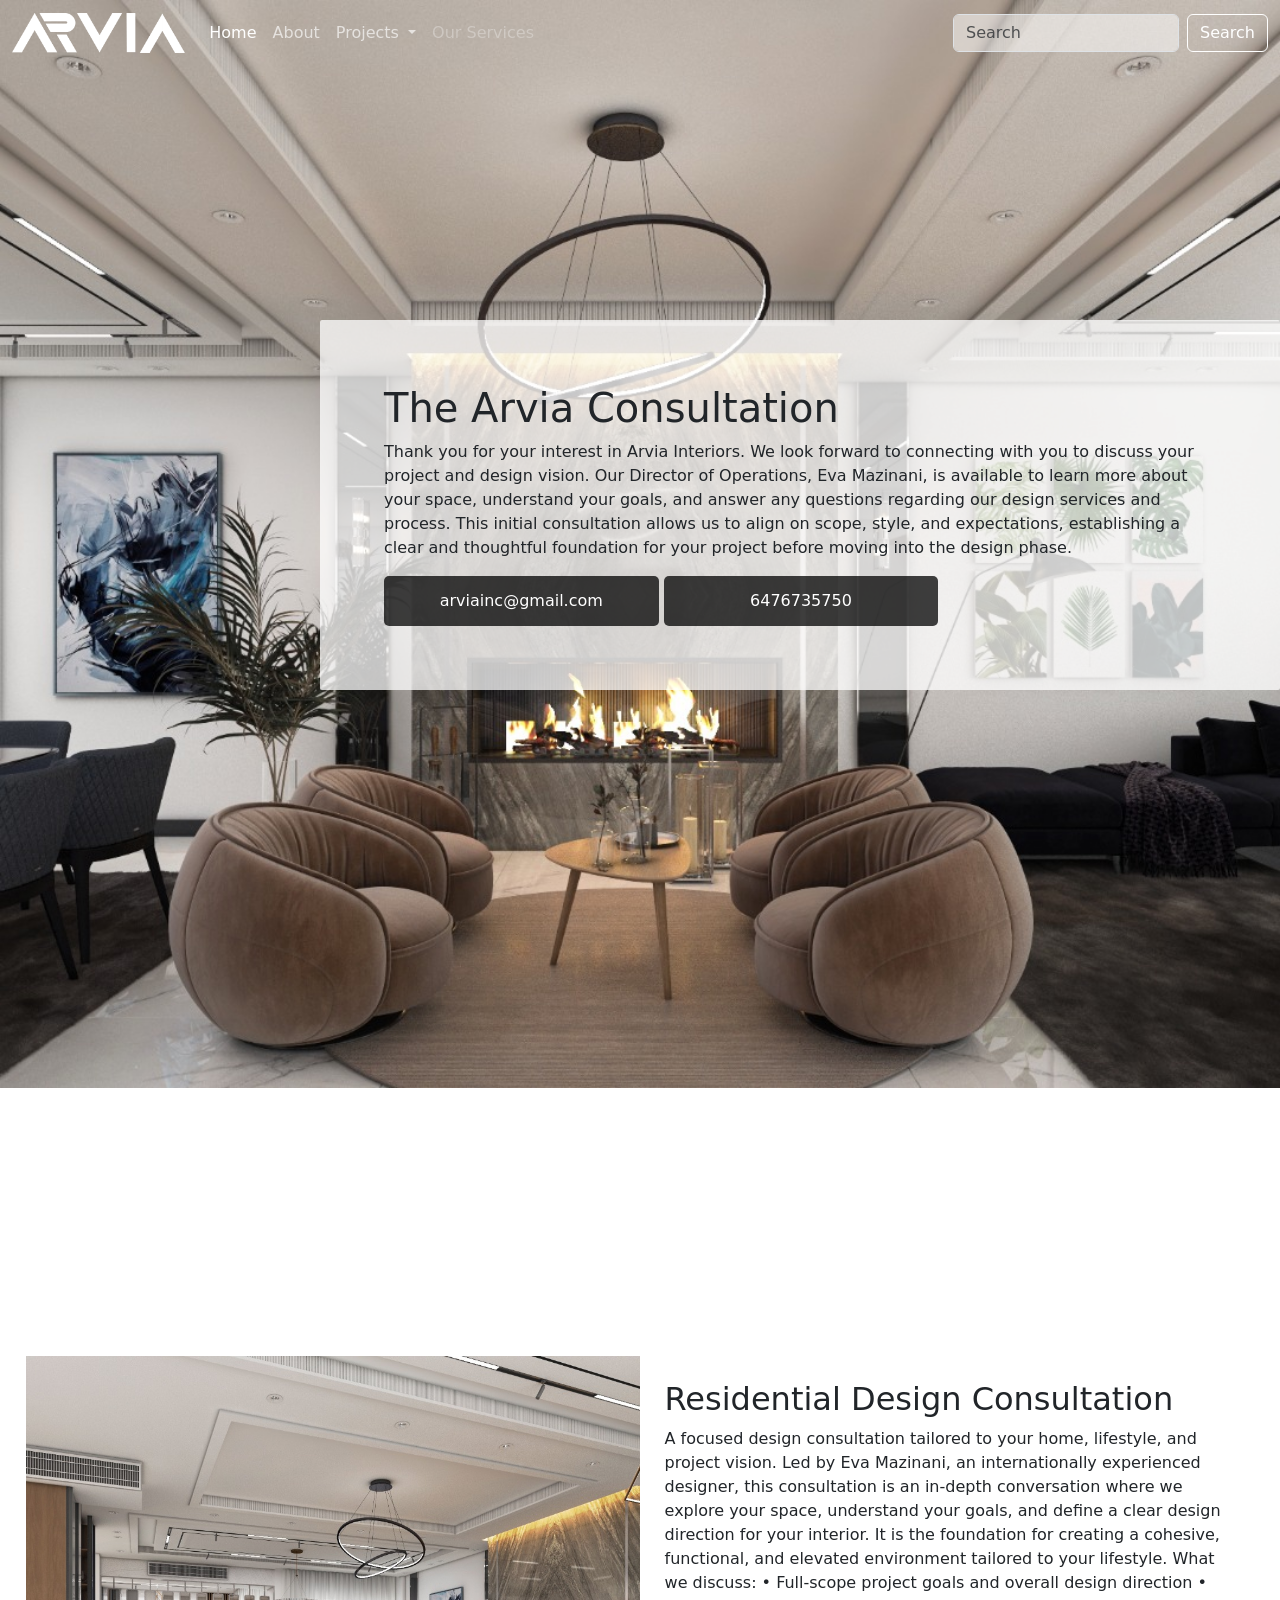
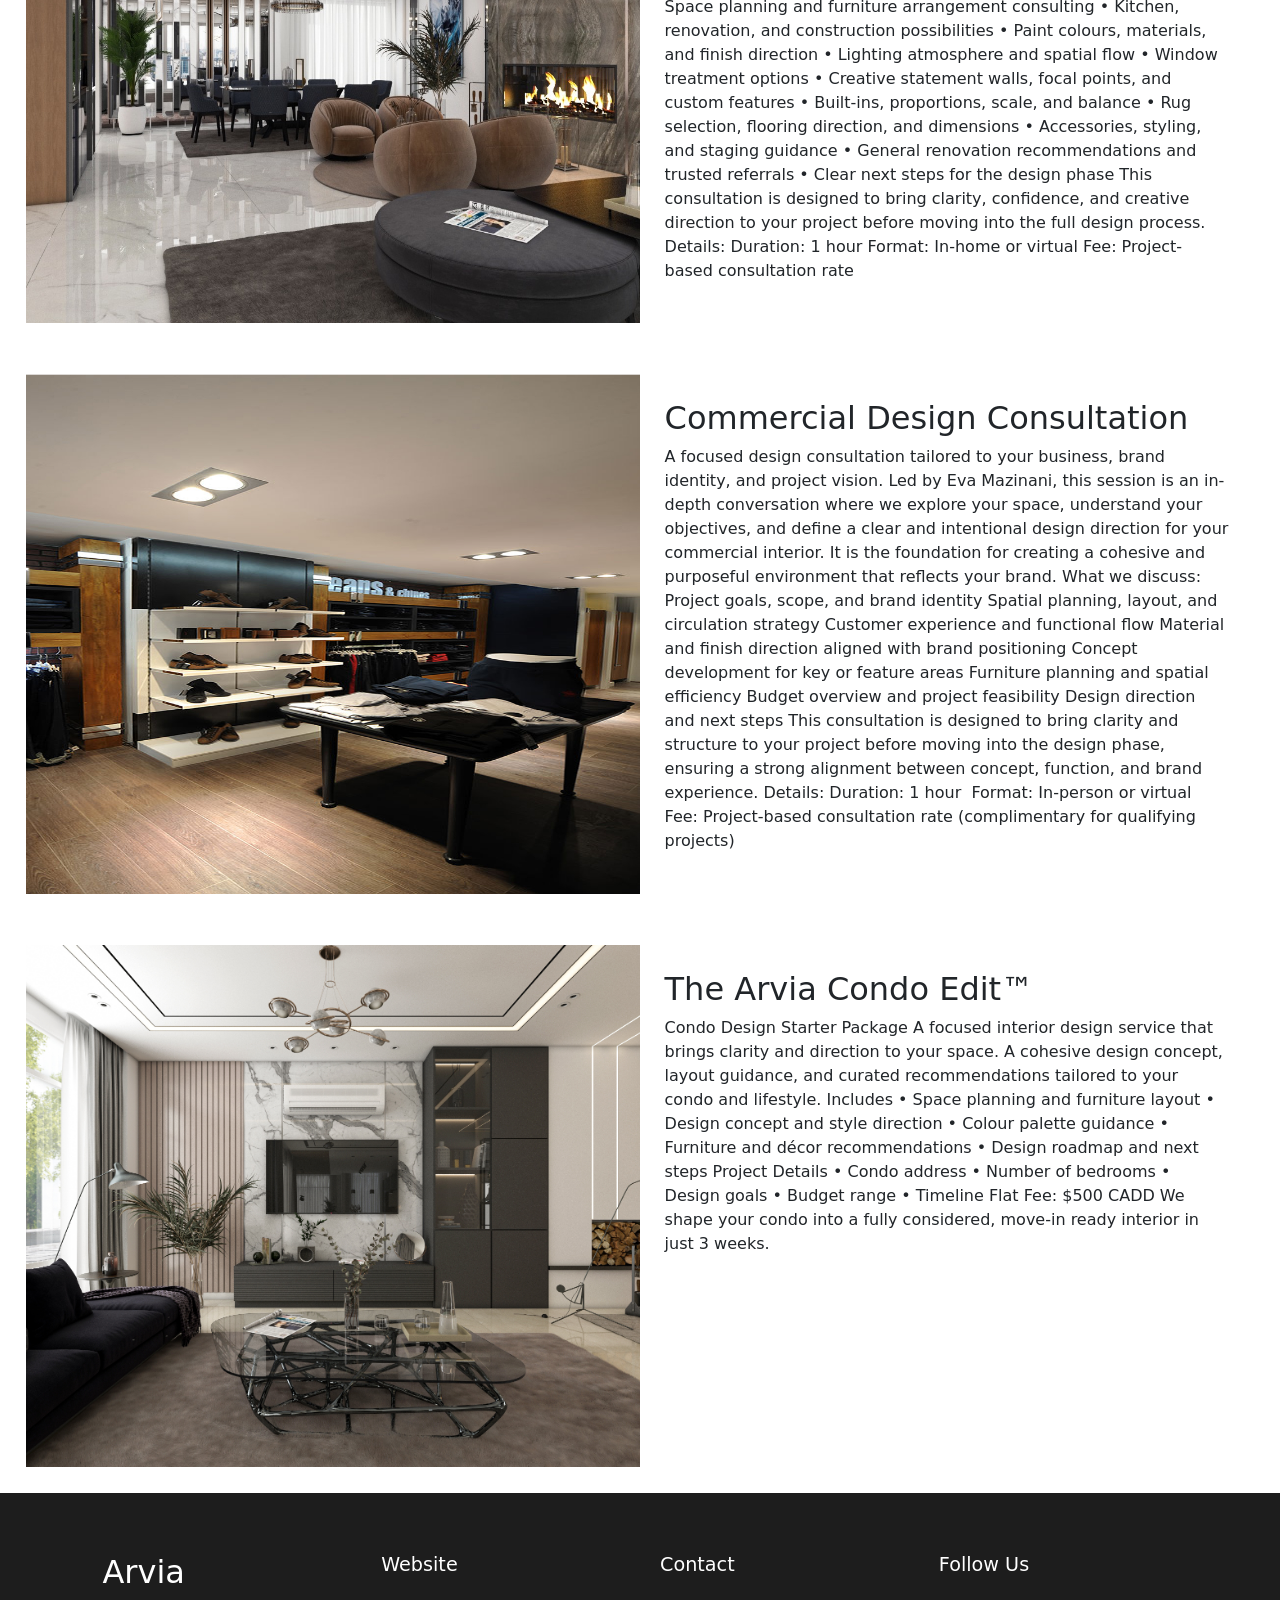
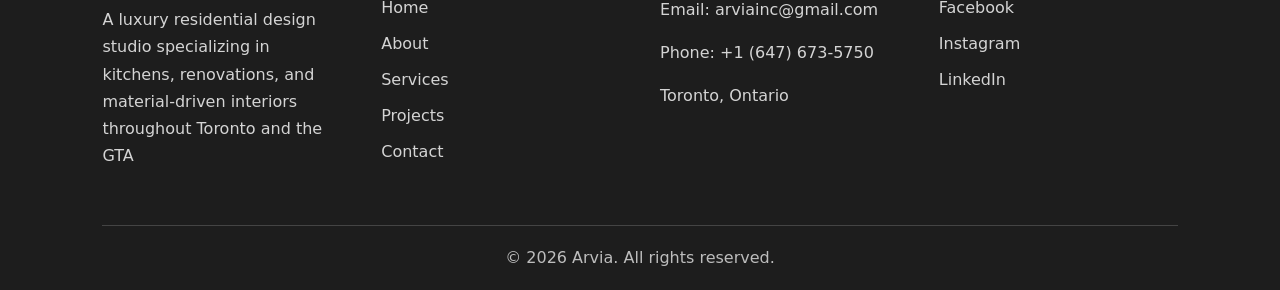
<file: services.html>
<!DOCTYPE html>
<html lang="en">
<head>
    <meta charset="UTF-8">
    <meta name="viewport" content="width=device-width, initial-scale=1.0">

    <title>Arvia</title>

    <!-- Bootstrap CSS -->
    <link href="https://cdn.jsdelivr.net/npm/bootstrap@5.3.3/dist/css/bootstrap.min.css" rel="stylesheet">

    <!-- Your CSS -->
    <link href="css/services-style.css" rel="stylesheet" type="text/css">
</head>

<body>

<section id="hero">

    <!-- Navbar -->
    <nav class="navbar navbar-expand-lg bg-body-tertiary">
        <div class="container-fluid">

            <a class="navbar-brand" href="#">
                <img src="images/ARVIA-Logo.png" alt="Logo" height="40">
            </a>

            <button class="navbar-toggler" type="button"
                data-bs-toggle="collapse"
                data-bs-target="#navbarScroll"
                aria-controls="navbarScroll"
                aria-expanded="false"
                aria-label="Toggle navigation">

                <span class="navbar-toggler-icon"></span>
            </button>

            <div class="collapse navbar-collapse" id="navbarScroll">

                <ul class="navbar-nav me-auto my-2 my-lg-0 navbar-nav-scroll"
                    style="--bs-scroll-height: 100px;">

                    <li class="nav-item">
                        <a class="nav-link active" aria-current="page" href="#">
                            Home
                        </a>
                    </li>

                    <li class="nav-item">
                        <a class="nav-link" href="#">
                            About
                        </a>
                    </li>

                    <li class="nav-item dropdown">
                        <a class="nav-link dropdown-toggle"
                           href="#"
                           role="button"
                           data-bs-toggle="dropdown"
                           aria-expanded="false">

                            Projects
                        </a>

                        <ul class="dropdown-menu">
                            <li>
                                <a class="dropdown-item" href="#">
                                    Action
                                </a>
                            </li>

                            <li>
                                <a class="dropdown-item" href="#">
                                    Another action
                                </a>
                            </li>

                            <li>
                                <hr class="dropdown-divider">
                            </li>

                            <li>
                                <a class="dropdown-item" href="#">
                                    Something else here
                                </a>
                            </li>
                        </ul>
                    </li>

                    <li class="nav-item">
                        <a class="nav-link disabled" aria-disabled="true">
                            Our Services
                        </a>
                    </li>

                </ul>

                <form class="d-flex" role="search">
                    <input class="form-control me-2"
                           type="search"
                           placeholder="Search"
                           aria-label="Search">

                    <button class="btn btn-outline-success" type="submit">
                        Search
                    </button>
                </form>

            </div>
        </div>
    </nav>

    <!-- Carousel -->
    <div id="carouselExampleDark" class="carousel carousel-dark slide">

        <!-- Indicators -->
        <div class="carousel-indicators">

        </div>

        <!-- Slides -->
        <div class="carousel-inner">

            <!-- Slide 1 -->
            <div class="carousel-item active" data-bs-interval="3000">
                <img src="images/chosen-1.jpeg" class="d-block w-100" alt="Slide 1">
            </div>

            <div class="filter">
                <h1> The Arvia Consultation </h1>
                <p>
                    Thank you for your interest in Arvia Interiors. We look forward to connecting with you to discuss your project and design vision.
                    Our Director of Operations, Eva Mazinani, is available to learn more about your space, understand your goals, and answer any questions regarding our design services and process.
                    This initial consultation allows us to align on scope, style, and expectations, establishing a clear and thoughtful foundation for your project before moving into the design phase.
                </p>
                <button id="submit" type="submit"> arviainc@gmail.com </button>
                <button id="submit" type="submit"> 6476735750 </button>
            </div>

            <div class="aboutBody-div">
                <img src="images/services-Img1.jpeg" />
                <div class="div-text">
                    <h2> Residential Design Consultation </h2>
                    <p>
                        A focused design consultation tailored to your home, lifestyle, and project vision.
                        Led by Eva Mazinani, an internationally experienced designer, this consultation is an in-depth conversation where we explore your space, understand your goals, and define a clear design direction for your interior. It is the foundation for creating a cohesive, functional, and elevated environment tailored to your lifestyle.

                        What we discuss: • Full-scope project goals and overall design direction • Space planning and furniture arrangement consulting • Kitchen, renovation, and construction possibilities • Paint colours, materials, and finish direction • Lighting atmosphere and spatial flow • Window treatment options • Creative statement walls, focal points, and custom features • Built-ins, proportions, scale, and balance • Rug selection, flooring direction, and dimensions • Accessories, styling, and staging guidance • General renovation recommendations and trusted referrals • Clear next steps for the design phase
                        This consultation is designed to bring clarity, confidence, and creative direction to your project before moving into the full design process.
                        
                        Details:
                        Duration: 1 hour Format: In-home or virtual Fee: Project-based consultation rate
                    </p>
                </div>
            </div>

            <div class="aboutBody-div">
                <img src="images/services-Img2.png" />
                <div class="div-text">
                    <h2> Commercial Design Consultation </h2>
                    <p>
                        A focused design consultation tailored to your business, brand identity, and project vision.
                        Led by Eva Mazinani, this session is an in-depth conversation where we explore your space, understand your objectives, and define a clear and intentional design direction for your commercial interior. It is the foundation for creating a cohesive and purposeful environment that reflects your brand.
                        What we discuss:
                        Project goals, scope, and brand identity
                        Spatial planning, layout, and circulation strategy
                        Customer experience and functional flow
                        Material and finish direction aligned with brand positioning
                        Concept development for key or feature areas
                        Furniture planning and spatial efficiency
                        Budget overview and project feasibility
                        Design direction and next steps
                        This consultation is designed to bring clarity and structure to your project before moving into the design phase, ensuring a strong alignment between concept, function, and brand experience.

                        Details:
                        Duration: 1 hour  Format: In-person or virtual  Fee: Project-based consultation rate (complimentary for qualifying projects)
                    </p>
                </div>
            </div>

            <div class="aboutBody-div">
                <img src="images/services-Img3.jpg" />
                <div class="div-text">
                    <h2> The Arvia Condo Edit™ </h2>
                    <p>
                        Condo Design Starter Package
                        A focused interior design service that brings clarity and direction to your space.
                        A cohesive design concept, layout guidance, and curated recommendations tailored to your condo and lifestyle.
                        Includes
                        • Space planning and furniture layout • Design concept and style direction • Colour palette guidance • Furniture and décor recommendations • Design roadmap and next steps
                        Project Details
                        • Condo address • Number of bedrooms • Design goals • Budget range • Timeline
                        Flat Fee: $500 CADD

                        We shape your condo into a fully considered, move-in ready interior in just 3 weeks.
                    </p>
                </div>
            </div>

        </div>

    </div>

</section>

<footer class="footer">
    <div class="footer-container">

        <!-- Logo -->
        <div class="footer-section">
            <h2 class="footer-logo">Arvia</h2>
            <p>
                A luxury residential design studio specializing in kitchens, renovations, and material-driven interiors throughout Toronto and the GTA
            </p>
        </div>

        <!-- Website Links -->
        <div class="footer-section">
            <h3>Website</h3>

            <ul>
                <li><a href="#">Home</a></li>
                <li><a href="#">About</a></li>
                <li><a href="#">Services</a></li>
                <li><a href="#">Projects</a></li>
                <li><a href="#">Contact</a></li>
            </ul>
        </div>

        <!-- Contact -->
        <div class="footer-section">
            <h3>Contact</h3>

            <p>Email: arviainc@gmail.com</p>
            <p>Phone: +1 (647) 673-5750</p>
            <p>Toronto, Ontario</p>
        </div>

        <!-- Social -->
        <div class="footer-section">
            <h3>Follow Us</h3>

            <div class="social-links">
                <a href="#">Facebook</a>
                <a href="#">Instagram</a>
                <a href="#">LinkedIn</a>
            </div>
        </div>

    </div>

    <div class="footer-bottom">
        © 2026 Arvia. All rights reserved.
    </div>
</footer>

<!-- Bootstrap JS -->
<script src="https://cdn.jsdelivr.net/npm/bootstrap@5.3.3/dist/js/bootstrap.bundle.min.js"></script>

</body>
</html>
</file>
<file: css/style-projects.css>
body {
  background: linear-gradient(to bottom, #eeeeee, #ffffff, #ffffff #ffffff, #ffffff);
}

.bg-body-tertiary {
  background-color: transparent !important;
}

.btn-outline-success {
  --bs-btn-color: #000000;
  --bs-btn-border-color: #000000;
  --bs-btn-hover-color: #ffffff;
  --bs-btn-hover-bg: #000000;
  --bs-btn-hover-border-color: #000000;
}

#projects-show {
  margin-top: 10%;
  margin-left: 5%;
}

.container-show {
  display: flex;
}

.img-thumbnail {
  width: 400px;
  padding: 0px;
  box-shadow: 0 4px 10px rgba(194, 194, 194, 0.7);
}

.img-box {
  position: relative;
  display: inline-block;
  margin: 2%;
}

.img-box img {
  display: block;
}

/* overlay hidden by default */
.overlay {
  position: absolute;
  inset: 0;
  background: rgba(255, 255, 255, 0.75);
  align-items: center;
  justify-content: center;
  opacity: 0;
  transition: opacity 0.3s ease;
  padding: 25% 15%;
}

.overlay h3 {
  font-size: 30px;
  font-weight: 600;
  color: black;

}

.overlay h5 {
  font-size: 22px;
  font-weight: 400;
  color: rgb(79, 78, 78);
}

/* show on hover */
.img-box:hover .overlay {
  opacity: 1;
}

.projectPhoto-box .img-thumbnail {
  width: 750px;
}

.text {
  margin-top: 15%;
}

.text h3 {
  font-size: 40px;
  color: black;
}

.text h5 {
  margin-top: 3%;
  font-size: 25px;
  color: rgb(79, 78, 78);
}

.carousel-indicators {
  margin-bottom: 10rem;
  margin-left: 25%;
}

.carousel-indicators [data-bs-target] {
  background-color: #000000;
}
</file>
